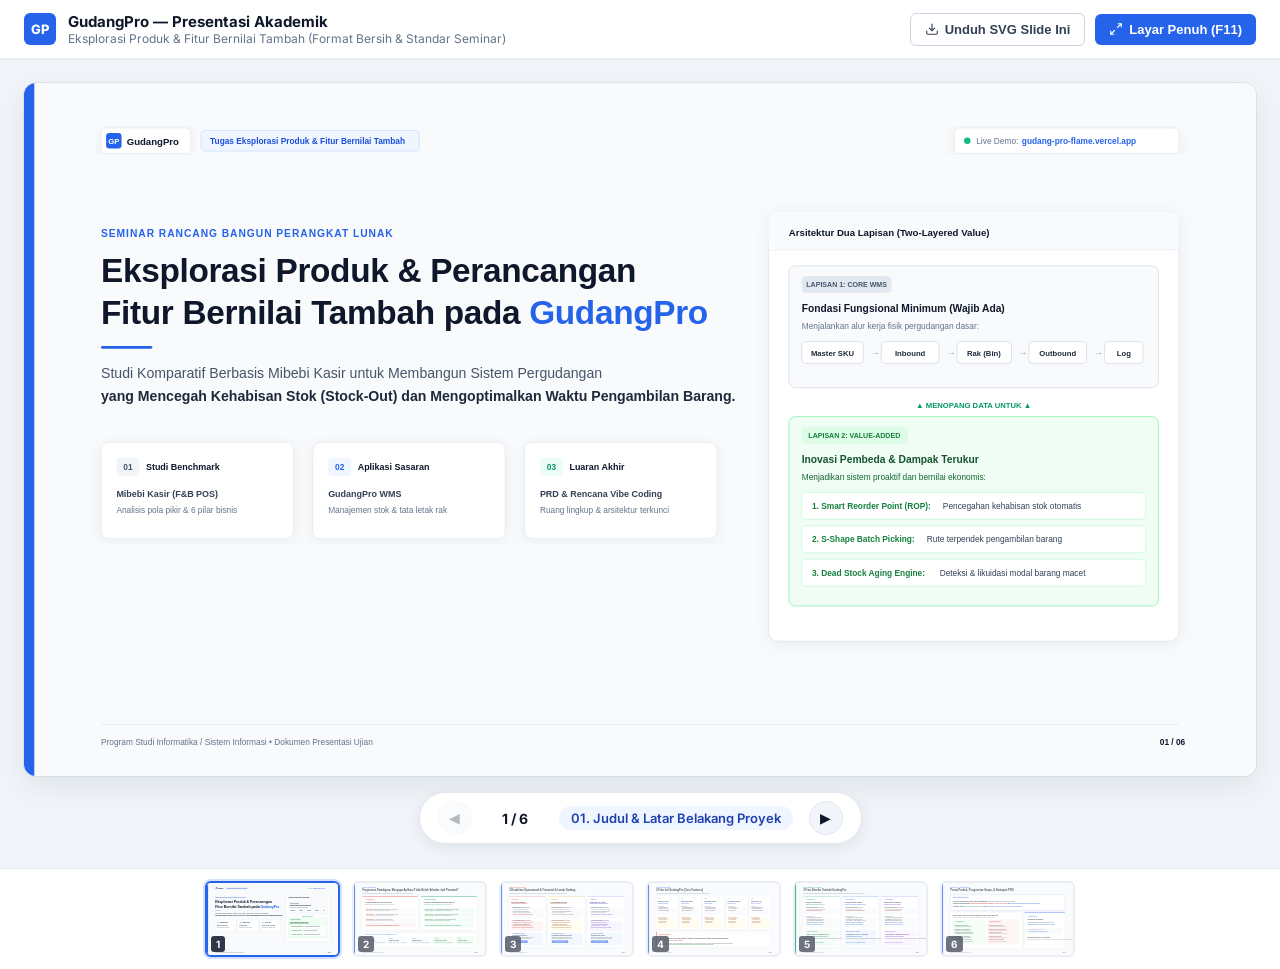
<file: presentation_human.html>
<!DOCTYPE html>
<html lang="id">
<head>
  <meta charset="UTF-8" />
  <meta name="viewport" content="width=device-width, initial-scale=1.0" />
  <title>Presentasi Skripsi WMS — GudangPro (Clean Academic Edition)</title>
  <link rel="preconnect" href="https://fonts.googleapis.com" />
  <link href="https://fonts.googleapis.com/css2?family=Inter:wght@400;500;600;700;800&display=swap" rel="stylesheet" />
  <style>
    * { box-sizing: border-box; margin: 0; padding: 0; }
    body {
      background-color: #f1f5f9;
      color: #0f172a;
      font-family: 'Inter', system-ui, -apple-system, sans-serif;
      min-height: 100vh;
      display: flex;
      flex-direction: column;
      overflow-x: hidden;
    }
    /* Top Bar */
    .top-bar {
      background: #ffffff;
      border-bottom: 1px solid #e2e8f0;
      padding: 12px 24px;
      display: flex;
      align-items: center;
      justify-content: space-between;
      position: sticky;
      top: 0;
      z-index: 100;
      box-shadow: 0 1px 3px rgba(0,0,0,0.03);
    }
    .brand-box { display: flex; align-items: center; gap: 12px; }
    .logo-badge {
      background: #2563eb;
      width: 32px; height: 32px; border-radius: 6px;
      display: flex; align-items: center; justify-content: center;
      font-weight: 800; color: #ffffff; font-size: 13px;
    }
    .brand-title { font-size: 15px; font-weight: 700; color: #0f172a; }
    .brand-sub { font-size: 12px; color: #64748b; }
    
    .top-actions { display: flex; align-items: center; gap: 10px; }
    .btn {
      background: #ffffff; color: #334155; border: 1px solid #cbd5e1;
      padding: 8px 14px; border-radius: 6px; font-size: 13px; font-weight: 600;
      cursor: pointer; display: inline-flex; align-items: center; gap: 6px;
      transition: all 0.15s;
    }
    .btn:hover { background: #f8fafc; border-color: #94a3b8; color: #0f172a; }
    .btn-primary { background: #2563eb; color: #ffffff; border: none; }
    .btn-primary:hover { background: #1d4ed8; color: #ffffff; }

    /* Slide Stage */
    .stage-container {
      flex: 1; display: flex; flex-direction: column;
      align-items: center; justify-content: center; padding: 24px;
    }
    .slide-viewport {
      width: 100%; max-width: 1320px; aspect-ratio: 16 / 9;
      background: #ffffff; border-radius: 12px; overflow: hidden;
      box-shadow: 0 10px 30px rgba(15, 23, 42, 0.08), 0 0 0 1px rgba(0, 0, 0, 0.06);
      display: flex; align-items: center; justify-content: center;
    }
    .slide-viewport img { width: 100%; height: 100%; display: block; object-fit: contain; }

    /* Floating Navigation */
    .floating-nav {
      margin-top: 16px; background: #ffffff;
      border: 1px solid #e2e8f0;
      padding: 8px 18px; border-radius: 50px;
      display: flex; align-items: center; gap: 16px;
      box-shadow: 0 4px 16px rgba(15, 23, 42, 0.08);
    }
    .nav-btn {
      background: #f1f5f9; border: 1px solid #e2e8f0; color: #0f172a;
      width: 34px; height: 34px; border-radius: 50%;
      display: flex; align-items: center; justify-content: center;
      cursor: pointer; font-size: 14px; transition: background 0.15s;
    }
    .nav-btn:hover:not(:disabled) { background: #2563eb; color: #ffffff; border-color: #2563eb; }
    .nav-btn:disabled { opacity: 0.3; cursor: not-allowed; }
    .slide-counter { font-size: 14px; font-weight: 700; color: #0f172a; min-width: 55px; text-align: center; }
    .slide-name-badge {
      font-size: 13px; font-weight: 600; color: #1e40af;
      background: #eff6ff; padding: 4px 12px; border-radius: 20px;
    }

    /* Thumbnails Tray */
    .thumbnails-tray {
      background: #ffffff; border-top: 1px solid #e2e8f0;
      padding: 12px 24px; display: flex; gap: 12px;
      justify-content: center; overflow-x: auto;
    }
    .thumb-item {
      flex: 0 0 135px; aspect-ratio: 16 / 9; background: #f8fafc;
      border: 2px solid #e2e8f0; border-radius: 6px; overflow: hidden;
      cursor: pointer; position: relative; transition: all 0.15s ease; opacity: 0.7;
    }
    .thumb-item:hover { opacity: 1; transform: translateY(-2px); border-color: #cbd5e1; }
    .thumb-item.active { border-color: #2563eb; opacity: 1; box-shadow: 0 0 0 2px rgba(37, 99, 235, 0.2); }
    .thumb-item img { width: 100%; height: 100%; object-fit: cover; }
    .thumb-badge {
      position: absolute; bottom: 3px; left: 4px;
      background: rgba(15, 23, 42, 0.85); font-size: 10px; font-weight: 700;
      color: #ffffff; padding: 2px 5px; border-radius: 3px;
    }

    /* Fullscreen Mode */
    :fullscreen .top-bar, :fullscreen .thumbnails-tray { display: none; }
    :fullscreen .stage-container { padding: 0; background: #f8fafc; }
    :fullscreen .slide-viewport { max-width: 100vw; height: 100vh; border-radius: 0; box-shadow: none; border: none; }
    :fullscreen .floating-nav { position: absolute; bottom: 20px; opacity: 0.2; transition: opacity 0.3s; }
    :fullscreen .floating-nav:hover { opacity: 1; }
  </style>
</head>
<body>

  <header class="top-bar">
    <div class="brand-box">
      <div class="logo-badge">GP</div>
      <div>
        <div class="brand-title">GudangPro — Presentasi Akademik</div>
        <div class="brand-sub">Eksplorasi Produk &amp; Fitur Bernilai Tambah (Format Bersih &amp; Standar Seminar)</div>
      </div>
    </div>

    <div class="top-actions">
      <button class="btn" id="btnDownloadCurrent">
        <svg width="14" height="14" viewBox="0 0 24 24" fill="none" stroke="currentColor" stroke-width="2"><path d="M21 15v4a2 2 0 0 1-2 2H5a2 2 0 0 1-2-2v-4"/><polyline points="7 10 12 15 17 10"/><line x1="12" y1="15" x2="12" y2="3"/></svg>
        <span>Unduh SVG Slide Ini</span>
      </button>

      <button class="btn btn-primary" id="btnFullscreen">
        <svg width="14" height="14" viewBox="0 0 24 24" fill="none" stroke="currentColor" stroke-width="2"><polyline points="15 3 21 3 21 9"/><polyline points="9 21 3 21 3 15"/><line x1="21" y1="3" x2="14" y2="10"/><line x1="3" y1="21" x2="10" y2="14"/></svg>
        <span>Layar Penuh (F11)</span>
      </button>
    </div>
  </header>

  <main class="stage-container">
    <div class="slide-viewport">
      <img id="activeSlideImg" src="slides_human/slide1_cover_human.svg" alt="Slide Presentasi GudangPro" />
    </div>

    <div class="floating-nav">
      <button class="nav-btn" id="btnPrev">◀</button>
      <div class="slide-counter" id="slideCounter">1 / 6</div>
      <div class="slide-name-badge" id="slideNameBadge">01. Judul &amp; Latar Belakang</div>
      <button class="nav-btn" id="btnNext">▶</button>
    </div>
  </main>

  <footer class="thumbnails-tray" id="thumbnailsTray"></footer>

  <script>
    var slides = [
      { file: "slides_human/slide1_cover_human.svg", title: "01. Judul & Latar Belakang Proyek" },
      { file: "slides_human/slide2_filosofi_human.svg", title: "02. Filosofi: Fitur Inti vs Nilai Tambah" },
      { file: "slides_human/slide3_masalah_human.svg", title: "03. 3 Masalah Nyata di Lantai Gudang" },
      { file: "slides_human/slide4_fitur_inti_human.svg", title: "04. 5 Fitur Inti (Fondasi WMS)" },
      { file: "slides_human/slide5_nilai_tambah_human.svg", title: "05. 3 Fitur Nilai Tambah (Pembeda)" },
      { file: "slides_human/slide6_scope_penutup_human.svg", title: "06. Value Proposition & Penguncian Scope" }
    ];

    var currentIndex = 0;
    var imgEl = document.getElementById('activeSlideImg');
    var counterEl = document.getElementById('slideCounter');
    var badgeEl = document.getElementById('slideNameBadge');
    var btnPrev = document.getElementById('btnPrev');
    var btnNext = document.getElementById('btnNext');
    var trayEl = document.getElementById('thumbnailsTray');
    var btnDownload = document.getElementById('btnDownloadCurrent');
    var btnFullscreen = document.getElementById('btnFullscreen');

    function renderThumbnails() {
      trayEl.innerHTML = '';
      slides.forEach(function(s, idx) {
        var thumb = document.createElement('div');
        thumb.className = 'thumb-item' + (idx === currentIndex ? ' active' : '');
        thumb.innerHTML = '<img src="' + s.file + '" alt="' + s.title + '" /><span class="thumb-badge">' + (idx + 1) + '</span>';
        thumb.addEventListener('click', function() { goToSlide(idx); });
        trayEl.appendChild(thumb);
      });
    }

    function goToSlide(index) {
      if (index < 0 || index >= slides.length) return;
      currentIndex = index;
      var s = slides[currentIndex];
      imgEl.src = s.file;
      counterEl.textContent = (currentIndex + 1) + " / " + slides.length;
      badgeEl.textContent = s.title;
      btnPrev.disabled = (currentIndex === 0);
      btnNext.disabled = (currentIndex === slides.length - 1);

      var thumbs = trayEl.querySelectorAll('.thumb-item');
      thumbs.forEach(function(t, i) {
        if (i === currentIndex) {
          t.classList.add('active');
          t.scrollIntoView({ behavior: 'smooth', block: 'nearest', inline: 'center' });
        } else {
          t.classList.remove('active');
        }
      });
    }

    btnPrev.addEventListener('click', function() { goToSlide(currentIndex - 1); });
    btnNext.addEventListener('click', function() { goToSlide(currentIndex + 1); });

    document.addEventListener('keydown', function(e) {
      if (e.key === 'ArrowRight' || e.key === ' ' || e.key === 'PageDown') {
        goToSlide(currentIndex + 1);
      } else if (e.key === 'ArrowLeft' || e.key === 'PageUp') {
        goToSlide(currentIndex - 1);
      } else if (e.key === 'Home') {
        goToSlide(0);
      } else if (e.key === 'End') {
        goToSlide(slides.length - 1);
      } else if (e.key === 'f' || e.key === 'F') {
        toggleFullscreen();
      }
    });

    btnFullscreen.addEventListener('click', toggleFullscreen);

    function toggleFullscreen() {
      if (!document.fullscreenElement) {
        document.documentElement.requestFullscreen().catch(function(err) { console.warn(err); });
      } else {
        document.exitFullscreen();
      }
    }

    btnDownload.addEventListener('click', function() {
      var s = slides[currentIndex];
      var a = document.createElement('a');
      a.href = s.file;
      a.download = s.file.replace('slides_human/', '');
      document.body.appendChild(a);
      a.click();
      document.body.removeChild(a);
    });

    renderThumbnails();
    goToSlide(0);
  </script>
</body>
</html>
</file>
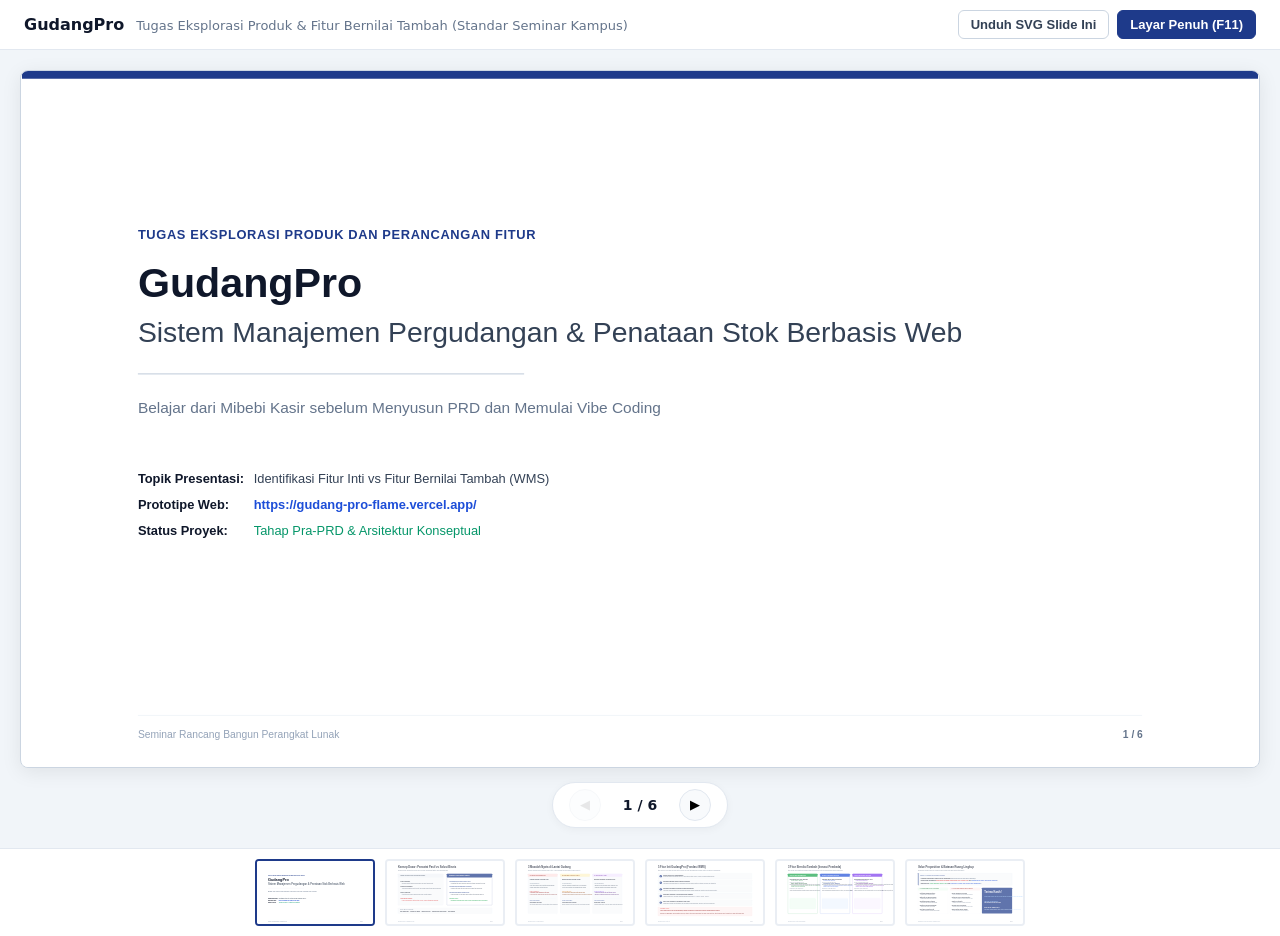
<file: presentation_minimal.html>
<!DOCTYPE html>
<html lang="id">
<head>
  <meta charset="UTF-8" />
  <meta name="viewport" content="width=device-width, initial-scale=1.0" />
  <title>Presentasi Skripsi — GudangPro WMS</title>
  <style>
    * { box-sizing: border-box; margin: 0; padding: 0; }
    body {
      background-color: #f1f5f9;
      color: #0f172a;
      font-family: 'Segoe UI', system-ui, -apple-system, sans-serif;
      min-height: 100vh;
      display: flex;
      flex-direction: column;
    }
    .top-bar {
      background: #ffffff;
      border-bottom: 1px solid #e2e8f0;
      padding: 10px 24px;
      display: flex;
      align-items: center;
      justify-content: space-between;
    }
    .title-box { display: flex; align-items: baseline; gap: 12px; }
    .title-box h1 { font-size: 16px; font-weight: 700; color: #0f172a; }
    .title-box span { font-size: 13px; color: #64748b; }
    .actions { display: flex; gap: 8px; }
    .btn {
      background: #ffffff;
      border: 1px solid #cbd5e1;
      color: #334155;
      padding: 6px 12px;
      border-radius: 6px;
      font-size: 13px;
      font-weight: 600;
      cursor: pointer;
    }
    .btn:hover { background: #f8fafc; border-color: #94a3b8; }
    .btn-primary { background: #1e3a8a; color: #ffffff; border-color: #1e3a8a; }
    .btn-primary:hover { background: #1e40af; }

    .slide-stage {
      flex: 1;
      display: flex;
      flex-direction: column;
      align-items: center;
      justify-content: center;
      padding: 20px;
    }
    .viewport {
      width: 100%;
      max-width: 1300px;
      aspect-ratio: 16 / 9;
      background: #ffffff;
      border-radius: 8px;
      box-shadow: 0 4px 20px rgba(0, 0, 0, 0.08);
      overflow: hidden;
      border: 1px solid #cbd5e1;
    }
    .viewport img { width: 100%; height: 100%; display: block; object-fit: contain; }

    .nav-bar {
      margin-top: 14px;
      background: #ffffff;
      border: 1px solid #e2e8f0;
      padding: 6px 16px;
      border-radius: 30px;
      display: flex;
      align-items: center;
      gap: 14px;
      box-shadow: 0 2px 8px rgba(0, 0, 0, 0.04);
    }
    .nav-btn {
      background: #f8fafc;
      border: 1px solid #e2e8f0;
      width: 32px;
      height: 32px;
      border-radius: 50%;
      cursor: pointer;
      font-size: 13px;
      display: flex;
      align-items: center;
      justify-content: center;
    }
    .nav-btn:hover:not(:disabled) { background: #1e3a8a; color: #fff; border-color: #1e3a8a; }
    .nav-btn:disabled { opacity: 0.3; cursor: not-allowed; }
    .counter { font-size: 14px; font-weight: 700; color: #0f172a; min-width: 50px; text-align: center; }

    .thumbs {
      background: #ffffff;
      border-top: 1px solid #e2e8f0;
      padding: 10px 20px;
      display: flex;
      gap: 10px;
      justify-content: center;
    }
    .thumb {
      width: 120px;
      aspect-ratio: 16 / 9;
      border: 2px solid #e2e8f0;
      border-radius: 4px;
      cursor: pointer;
      overflow: hidden;
      opacity: 0.7;
      transition: all 0.1s;
    }
    .thumb:hover { opacity: 1; }
    .thumb.active { border-color: #1e3a8a; opacity: 1; }
    .thumb img { width: 100%; height: 100%; object-fit: cover; }

    :fullscreen .top-bar, :fullscreen .thumbs { display: none; }
    :fullscreen .slide-stage { padding: 0; background: #000; }
    :fullscreen .viewport { max-width: 100vw; height: 100vh; border-radius: 0; border: none; }
    :fullscreen .nav-bar { position: absolute; bottom: 20px; opacity: 0.2; transition: opacity 0.2s; }
    :fullscreen .nav-bar:hover { opacity: 1; }
  </style>
</head>
<body>

  <header class="top-bar">
    <div class="title-box">
      <h1>GudangPro</h1>
      <span>Tugas Eksplorasi Produk &amp; Fitur Bernilai Tambah (Standar Seminar Kampus)</span>
    </div>
    <div class="actions">
      <button class="btn" id="btnDownload">Unduh SVG Slide Ini</button>
      <button class="btn btn-primary" id="btnFullscreen">Layar Penuh (F11)</button>
    </div>
  </header>

  <main class="slide-stage">
    <div class="viewport">
      <img id="slideImg" src="slides_minimal/slide1_minimal.svg" alt="Slide GudangPro" />
    </div>

    <div class="nav-bar">
      <button class="nav-btn" id="btnPrev">◀</button>
      <div class="counter" id="slideNum">1 / 6</div>
      <button class="nav-btn" id="btnNext">▶</button>
    </div>
  </main>

  <footer class="thumbs" id="thumbsTray"></footer>

  <script>
    var list = [
      "slides_minimal/slide1_minimal.svg",
      "slides_minimal/slide2_minimal.svg",
      "slides_minimal/slide3_minimal.svg",
      "slides_minimal/slide4_minimal.svg",
      "slides_minimal/slide5_minimal.svg",
      "slides_minimal/slide6_minimal.svg"
    ];
    var cur = 0;
    var img = document.getElementById('slideImg');
    var num = document.getElementById('slideNum');
    var bPrev = document.getElementById('btnPrev');
    var bNext = document.getElementById('btnNext');
    var tray = document.getElementById('thumbsTray');

    function renderThumbs() {
      tray.innerHTML = '';
      list.forEach(function(src, i) {
        var d = document.createElement('div');
        d.className = 'thumb' + (i === cur ? ' active' : '');
        d.innerHTML = '<img src="' + src + '"/>';
        d.onclick = function() { setSlide(i); };
        tray.appendChild(d);
      });
    }

    function setSlide(i) {
      if (i < 0 || i >= list.length) return;
      cur = i;
      img.src = list[cur];
      num.textContent = (cur + 1) + ' / ' + list.length;
      bPrev.disabled = (cur === 0);
      bNext.disabled = (cur === list.length - 1);

      var ths = tray.querySelectorAll('.thumb');
      ths.forEach(function(t, idx) {
        t.className = 'thumb' + (idx === cur ? ' active' : '');
      });
    }

    bPrev.onclick = function() { setSlide(cur - 1); };
    bNext.onclick = function() { setSlide(cur + 1); };

    document.onkeydown = function(e) {
      if (e.key === 'ArrowRight' || e.key === ' ' || e.key === 'PageDown') setSlide(cur + 1);
      else if (e.key === 'ArrowLeft' || e.key === 'PageUp') setSlide(cur - 1);
      else if (e.key === 'f' || e.key === 'F') toggleFS();
    };

    document.getElementById('btnFullscreen').onclick = toggleFS;
    function toggleFS() {
      if (!document.fullscreenElement) document.documentElement.requestFullscreen();
      else document.exitFullscreen();
    }

    document.getElementById('btnDownload').onclick = function() {
      var a = document.createElement('a');
      a.href = list[cur];
      a.download = list[cur].replace('slides_minimal/', '');
      document.body.appendChild(a);
      a.click();
      document.body.removeChild(a);
    };

    renderThumbs();
    setSlide(0);
  </script>
</body>
</html>
</file>
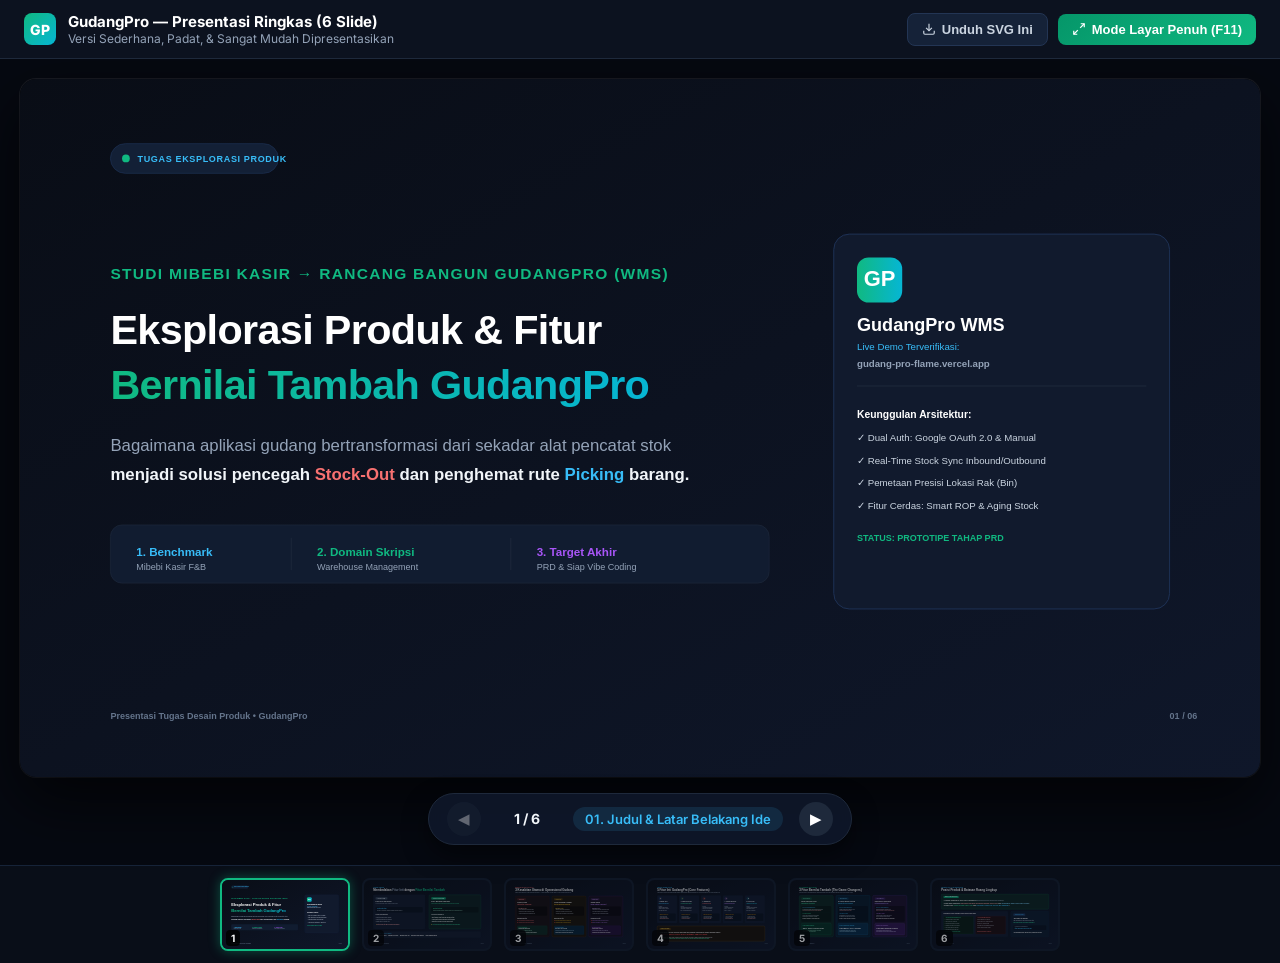
<file: presentation_simple.html>
<!DOCTYPE html>
<html lang="id">
<head>
  <meta charset="UTF-8" />
  <meta name="viewport" content="width=device-width, initial-scale=1.0" />
  <title>Presentasi Ringkas (6 Slide) — GudangPro WMS</title>
  <link rel="preconnect" href="https://fonts.googleapis.com" />
  <link href="https://fonts.googleapis.com/css2?family=Inter:wght@400;500;600;700;800&display=swap" rel="stylesheet" />
  <style>
    * { box-sizing: border-box; margin: 0; padding: 0; }
    body {
      background-color: #060911;
      color: #e2e8f0;
      font-family: 'Inter', system-ui, sans-serif;
      min-height: 100vh;
      display: flex;
      flex-direction: column;
      overflow-x: hidden;
    }
    .top-bar {
      background: rgba(13, 19, 33, 0.95);
      border-bottom: 1px solid #1e293b;
      backdrop-filter: blur(12px);
      padding: 12px 24px;
      display: flex;
      align-items: center;
      justify-content: space-between;
      position: sticky;
      top: 0;
      z-index: 100;
    }
    .brand-box { display: flex; align-items: center; gap: 12px; }
    .logo-badge {
      background: linear-gradient(135deg, #10b981, #06b6d4);
      width: 32px; height: 32px; border-radius: 8px;
      display: flex; align-items: center; justify-content: center;
      font-weight: 800; color: #ffffff; font-size: 14px;
    }
    .brand-title { font-size: 15px; font-weight: 700; color: #ffffff; }
    .brand-sub { font-size: 12px; color: #94a3b8; }
    .top-actions { display: flex; align-items: center; gap: 10px; }
    .btn {
      background: #152238; color: #cbd5e1; border: 1px solid #233554;
      padding: 8px 14px; border-radius: 8px; font-size: 13px; font-weight: 600;
      cursor: pointer; display: inline-flex; align-items: center; gap: 6px;
      transition: all 0.2s;
    }
    .btn:hover { background: #1c2d4a; color: #ffffff; border-color: #3b82f6; }
    .btn-primary { background: linear-gradient(135deg, #059669, #10b981); color: #fff; border: none; }
    .btn-primary:hover { box-shadow: 0 4px 14px rgba(16, 185, 129, 0.35); }

    .stage-container {
      flex: 1; display: flex; flex-direction: column;
      align-items: center; justify-content: center; padding: 20px;
    }
    .slide-viewport {
      width: 100%; max-width: 1300px; aspect-ratio: 16 / 9;
      background: #000; border-radius: 16px; overflow: hidden;
      box-shadow: 0 24px 64px rgba(0, 0, 0, 0.7), 0 0 0 1px rgba(255, 255, 255, 0.08);
      display: flex; align-items: center; justify-content: center;
    }
    .slide-viewport img { width: 100%; height: 100%; display: block; object-fit: contain; }

    .floating-nav {
      margin-top: 16px; background: rgba(15, 23, 42, 0.92);
      border: 1px solid #1e293b; backdrop-filter: blur(8px);
      padding: 8px 18px; border-radius: 50px;
      display: flex; align-items: center; gap: 16px;
      box-shadow: 0 10px 25px rgba(0,0,0,0.5);
    }
    .nav-btn {
      background: #1e293b; border: none; color: #ffffff;
      width: 34px; height: 34px; border-radius: 50%;
      display: flex; align-items: center; justify-content: center;
      cursor: pointer; font-size: 15px; transition: background 0.15s;
    }
    .nav-btn:hover:not(:disabled) { background: #3b82f6; }
    .nav-btn:disabled { opacity: 0.35; cursor: not-allowed; }
    .slide-counter { font-size: 14px; font-weight: 700; color: #f1f5f9; min-width: 60px; text-align: center; }
    .slide-name-badge {
      font-size: 13px; font-weight: 600; color: #38bdf8;
      background: rgba(56, 189, 248, 0.12); padding: 4px 12px; border-radius: 20px;
    }

    .thumbnails-tray {
      background: #090e18; border-top: 1px solid #162338;
      padding: 12px 24px; display: flex; gap: 12px;
      justify-content: center; overflow-x: auto;
    }
    .thumb-item {
      flex: 0 0 130px; aspect-ratio: 16 / 9; background: #131d2e;
      border: 2px solid transparent; border-radius: 8px; overflow: hidden;
      cursor: pointer; position: relative; transition: all 0.2s ease; opacity: 0.6;
    }
    .thumb-item:hover { opacity: 0.9; transform: translateY(-2px); }
    .thumb-item.active { border-color: #10b981; opacity: 1; box-shadow: 0 0 12px rgba(16, 185, 129, 0.4); }
    .thumb-item img { width: 100%; height: 100%; object-fit: cover; }
    .thumb-badge {
      position: absolute; bottom: 3px; left: 4px;
      background: rgba(0,0,0,0.85); font-size: 10px; font-weight: 700;
      color: #ffffff; padding: 2px 5px; border-radius: 4px;
    }

    :fullscreen .top-bar, :fullscreen .thumbnails-tray { display: none; }
    :fullscreen .stage-container { padding: 0; background: #000; }
    :fullscreen .slide-viewport { max-width: 100vw; height: 100vh; border-radius: 0; box-shadow: none; }
    :fullscreen .floating-nav { position: absolute; bottom: 20px; opacity: 0.15; transition: opacity 0.3s; }
    :fullscreen .floating-nav:hover { opacity: 1; }
  </style>
</head>
<body>

  <header class="top-bar">
    <div class="brand-box">
      <div class="logo-badge">GP</div>
      <div>
        <div class="brand-title">GudangPro — Presentasi Ringkas (6 Slide)</div>
        <div class="brand-sub">Versi Sederhana, Padat, &amp; Sangat Mudah Dipresentasikan</div>
      </div>
    </div>

    <div class="top-actions">
      <button class="btn" id="btnDownloadCurrent">
        <svg width="14" height="14" viewBox="0 0 24 24" fill="none" stroke="currentColor" stroke-width="2"><path d="M21 15v4a2 2 0 0 1-2 2H5a2 2 0 0 1-2-2v-4"/><polyline points="7 10 12 15 17 10"/><line x1="12" y1="15" x2="12" y2="3"/></svg>
        <span>Unduh SVG Ini</span>
      </button>

      <button class="btn btn-primary" id="btnFullscreen">
        <svg width="14" height="14" viewBox="0 0 24 24" fill="none" stroke="currentColor" stroke-width="2"><polyline points="15 3 21 3 21 9"/><polyline points="9 21 3 21 3 15"/><line x1="21" y1="3" x2="14" y2="10"/><line x1="3" y1="21" x2="10" y2="14"/></svg>
        <span>Mode Layar Penuh (F11)</span>
      </button>
    </div>
  </header>

  <main class="stage-container">
    <div class="slide-viewport">
      <img id="activeSlideImg" src="slides_simple/slide1_intro.svg" alt="Slide Presentasi GudangPro" />
    </div>

    <div class="floating-nav">
      <button class="nav-btn" id="btnPrev">◀</button>
      <div class="slide-counter" id="slideCounter">1 / 6</div>
      <div class="slide-name-badge" id="slideNameBadge">01. Judul &amp; Latar Belakang</div>
      <button class="nav-btn" id="btnNext">▶</button>
    </div>
  </main>

  <footer class="thumbnails-tray" id="thumbnailsTray"></footer>

  <script>
    var slides = [
      { file: "slides_simple/slide1_intro.svg", title: "01. Judul & Latar Belakang Ide" },
      { file: "slides_simple/slide2_mindset.svg", title: "02. Filosofi: Fitur Inti vs Nilai Tambah" },
      { file: "slides_simple/slide3_problems.svg", title: "03. 3 Masalah Nyata di Lantai Gudang" },
      { file: "slides_simple/slide4_core_features.svg", title: "04. 5 Fitur Inti (Fondasi WMS)" },
      { file: "slides_simple/slide5_value_features.svg", title: "05. 3 Fitur Nilai Tambah (Pembeda)" },
      { file: "slides_simple/slide6_summary.svg", title: "06. Value Proposition & Scope" }
    ];

    var currentIndex = 0;
    var imgEl = document.getElementById('activeSlideImg');
    var counterEl = document.getElementById('slideCounter');
    var badgeEl = document.getElementById('slideNameBadge');
    var btnPrev = document.getElementById('btnPrev');
    var btnNext = document.getElementById('btnNext');
    var trayEl = document.getElementById('thumbnailsTray');
    var btnDownload = document.getElementById('btnDownloadCurrent');
    var btnFullscreen = document.getElementById('btnFullscreen');

    function renderThumbnails() {
      trayEl.innerHTML = '';
      slides.forEach(function(s, idx) {
        var thumb = document.createElement('div');
        thumb.className = 'thumb-item' + (idx === currentIndex ? ' active' : '');
        thumb.innerHTML = '<img src="' + s.file + '" alt="' + s.title + '" /><span class="thumb-badge">' + (idx + 1) + '</span>';
        thumb.addEventListener('click', function() { goToSlide(idx); });
        trayEl.appendChild(thumb);
      });
    }

    function goToSlide(index) {
      if (index < 0 || index >= slides.length) return;
      currentIndex = index;
      var s = slides[currentIndex];
      imgEl.src = s.file;
      counterEl.textContent = (currentIndex + 1) + " / " + slides.length;
      badgeEl.textContent = s.title;
      btnPrev.disabled = (currentIndex === 0);
      btnNext.disabled = (currentIndex === slides.length - 1);

      var thumbs = trayEl.querySelectorAll('.thumb-item');
      thumbs.forEach(function(t, i) {
        if (i === currentIndex) {
          t.classList.add('active');
          t.scrollIntoView({ behavior: 'smooth', block: 'nearest', inline: 'center' });
        } else {
          t.classList.remove('active');
        }
      });
    }

    btnPrev.addEventListener('click', function() { goToSlide(currentIndex - 1); });
    btnNext.addEventListener('click', function() { goToSlide(currentIndex + 1); });

    document.addEventListener('keydown', function(e) {
      if (e.key === 'ArrowRight' || e.key === ' ' || e.key === 'PageDown') {
        goToSlide(currentIndex + 1);
      } else if (e.key === 'ArrowLeft' || e.key === 'PageUp') {
        goToSlide(currentIndex - 1);
      } else if (e.key === 'Home') {
        goToSlide(0);
      } else if (e.key === 'End') {
        goToSlide(slides.length - 1);
      } else if (e.key === 'f' || e.key === 'F') {
        toggleFullscreen();
      }
    });

    btnFullscreen.addEventListener('click', toggleFullscreen);

    function toggleFullscreen() {
      if (!document.fullscreenElement) {
        document.documentElement.requestFullscreen().catch(function(err) { console.warn(err); });
      } else {
        document.exitFullscreen();
      }
    }

    btnDownload.addEventListener('click', function() {
      var s = slides[currentIndex];
      var a = document.createElement('a');
      a.href = s.file;
      a.download = s.file.replace('slides_simple/', '');
      document.body.appendChild(a);
      a.click();
      document.body.removeChild(a);
    });

    renderThumbnails();
    goToSlide(0);
  </script>
</body>
</html>
</file>
